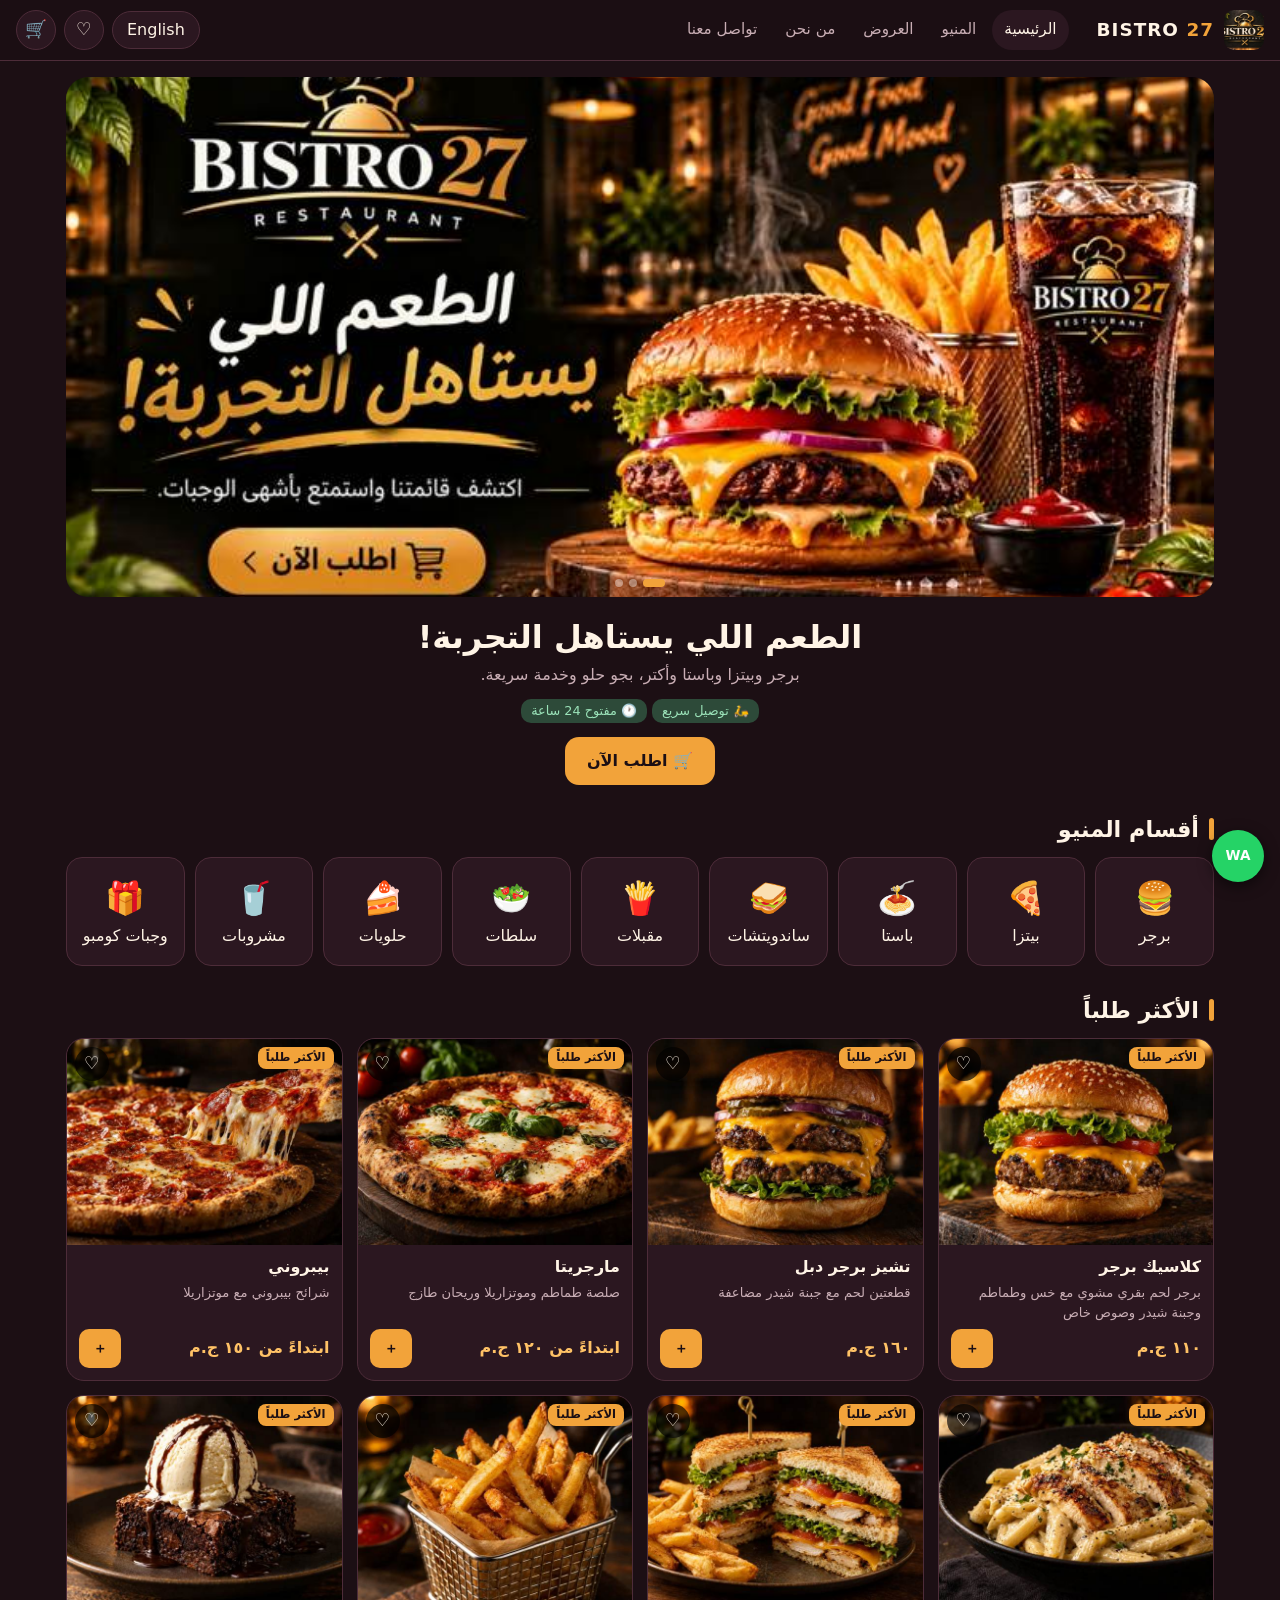
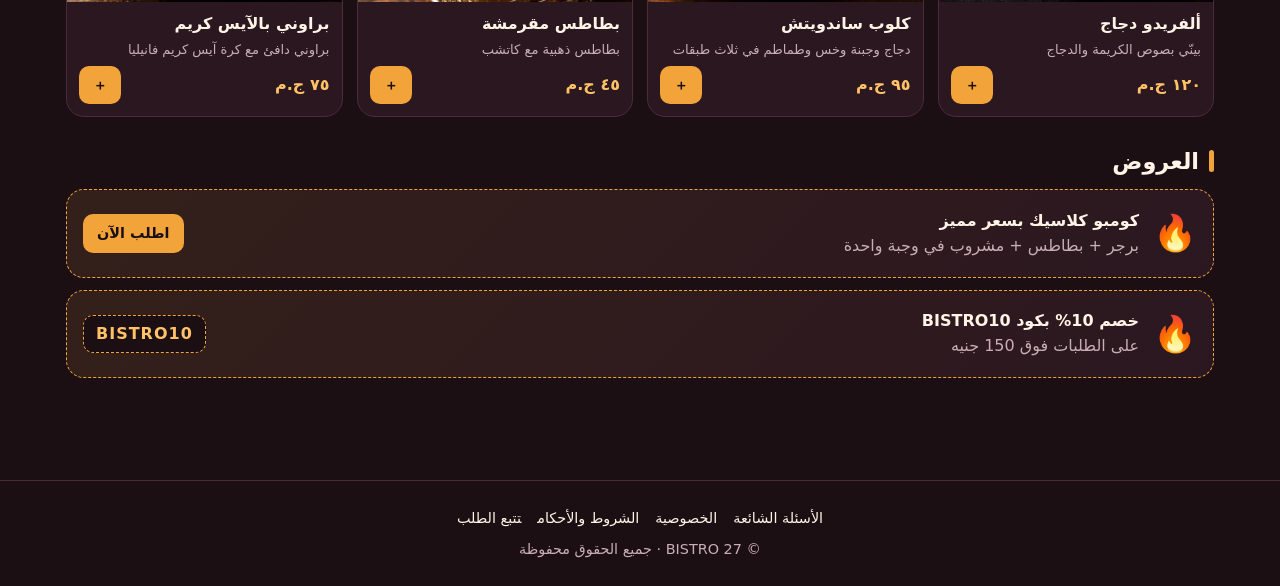
<file: index.html>
<!doctype html>
<html lang="ar" dir="rtl">
<head>
<meta charset="utf-8">
<meta name="viewport" content="width=device-width,initial-scale=1">
<title>BISTRO 27 | Good Food, Good Mood</title>
<meta name="description" content="BISTRO 27: برجر وبيتزا وباستا وأكتر في الشروق. اطلب أونلاين بسهولة. Burgers, pizza, pasta and more in El Shorouk. Order online.">
<meta name="theme-color" content="#1C0F14">
<meta property="og:title" content="BISTRO 27 | Good Food, Good Mood">
<meta property="og:description" content="اطلب أونلاين من BISTRO 27 | Order online from BISTRO 27">
<meta property="og:image" content="https://m-soliman-dev.github.io/bistro27-static/img/hero.jpg">
<link rel="canonical" href="https://m-soliman-dev.github.io/bistro27-static/"><meta property="og:url" content="https://m-soliman-dev.github.io/bistro27-static/"><meta property="og:type" content="restaurant">
<link rel="icon" href="img/logo.jpg">
<link rel="stylesheet" href="css/style.css">
<script type="application/ld+json">{"@context":"https://schema.org","@type":"Restaurant","name":"BISTRO 27","servesCuisine":["Burgers","Pizza","Pasta"],"address":{"@type":"PostalAddress","addressLocality":"El Shorouk","addressCountry":"EG"},"priceRange":"EGP"}</script>
</head>
<body>
<header class="top">
  <a class="brand" href="#/"><img src="img/logo.jpg" alt="BISTRO 27"><b>BISTRO <span>27</span></b></a>
  <nav id="nav"></nav>
  <div class="tools">
    <button id="langBtn" class="pill" aria-label="language"></button>
    <a href="#/favorites" class="icon" aria-label="favorites">♡<i id="favCount"></i></a>
    <a href="#/cart" class="icon" aria-label="cart">🛒<i id="cartCount"></i></a>
    <button id="burger" class="icon menu-btn" aria-label="menu">☰</button>
  </div>
</header>
<div id="drawer" class="drawer"></div>
<main id="app"><div class="loading"><img src="img/logo.jpg" alt=""><p>BISTRO 27...</p></div></main>
<footer id="footer"></footer>
<div id="toast" class="toast"></div>
<a id="waFloat" class="wa-float" target="_blank" rel="noopener" aria-label="WhatsApp">WA</a>
<script src="config.js"></script>
<script src="js/i18n.js"></script>
<script src="js/api.js"></script>
<script src="js/app.js"></script>
</body>
</html>
</file>
<file: css/style.css>
:root{--bg:#1C0F14;--card:#2B1720;--ink:#FFF4E6;--gold:#F2A33A;--gold2:#FFC266;--mut:#C9AEB5;--line:#4D2C39;--ok:#4caf7a;--bad:#e5645a}
*{box-sizing:border-box;margin:0;padding:0;-webkit-tap-highlight-color:transparent}
html{scroll-behavior:smooth}
body{background:var(--bg);color:var(--ink);font-family:"Segoe UI",Tahoma,"Noto Sans Arabic",system-ui,sans-serif;line-height:1.55;min-height:100vh}
a{color:inherit;text-decoration:none}
img{max-width:100%;display:block}
button,input,select,textarea{font:inherit;color:inherit}
.top{position:sticky;top:0;z-index:50;display:flex;align-items:center;gap:12px;padding:10px 16px;background:rgba(28,15,20,.94);backdrop-filter:blur(8px);border-bottom:1px solid var(--line)}
.brand{white-space:nowrap;display:flex;align-items:center;gap:10px;font-size:1.15rem;letter-spacing:1px}
.brand img{width:40px;height:40px;border-radius:10px;object-fit:cover}
.brand span{color:var(--gold)}
#nav{display:none;gap:4px;margin-inline-start:16px;flex:1}
#nav a{padding:8px 12px;border-radius:20px;color:var(--mut);font-size:.95rem}
#nav a.on,#nav a:hover{color:var(--ink);background:var(--card)}
.tools{display:flex;gap:8px;align-items:center;margin-inline-start:auto}
.pill{background:var(--card);border:1px solid var(--line);padding:6px 14px;border-radius:20px;cursor:pointer}
.icon{position:relative;width:40px;height:40px;display:grid;place-items:center;border-radius:50%;background:var(--card);border:1px solid var(--line);font-size:1.1rem;cursor:pointer}
.icon i{position:absolute;top:-4px;inset-inline-end:-4px;background:var(--gold);color:#1C0F14;font:700 .7rem/1 sans-serif;min-width:18px;height:18px;border-radius:9px;display:none;place-items:center;padding:0 4px;font-style:normal}
.drawer{display:none;position:fixed;inset:60px 0 auto 0;background:var(--bg);z-index:49;padding:12px 16px;border-bottom:1px solid var(--line)}
.drawer.open{display:block}.drawer a{display:block;padding:12px 8px;border-bottom:1px solid var(--line)}
@media(min-width:900px){#nav{display:flex}.menu-btn{display:none}.drawer{display:none!important}}
main{max-width:1180px;margin:0 auto;padding:16px 16px 90px}
.loading{text-align:center;padding:80px 0;color:var(--mut)}.loading img{width:90px;margin:0 auto 12px;border-radius:18px;animation:pulse 1.2s infinite}
@keyframes pulse{50%{opacity:.45}}
h1,h2,h3{line-height:1.25}
h2.sec{font-size:1.4rem;margin:30px 0 14px;display:flex;align-items:center;gap:10px}
h2.sec:before{content:"";width:5px;height:22px;background:var(--gold);border-radius:3px}
.hero{position:relative;border-radius:22px;overflow:hidden;background:#000}.hero:not(.slides){min-height:260px}
.hero img{width:100%;height:100%;min-height:260px;object-fit:cover;opacity:.85}
.hero .ov{position:absolute;inset:0;background:linear-gradient(0deg,rgba(0,0,0,.75),rgba(0,0,0,.05) 70%);display:flex;flex-direction:column;justify-content:flex-end;padding:22px;gap:10px}
.hero h1{font-size:clamp(1.5rem,4.5vw,2.6rem)}.hero p{color:#F3E6D6;max-width:520px}
.slides{position:relative}.slides .s{display:none}.slides .s.on{display:block}
.dots{position:absolute;bottom:10px;inset-inline:0;display:flex;gap:6px;justify-content:center;z-index:3}
.dots b{width:8px;height:8px;border-radius:4px;background:#fff6;cursor:pointer}.dots b.on{background:var(--gold);width:22px}
.btn{display:inline-flex;align-items:center;justify-content:center;gap:8px;background:var(--gold);color:#1C0F14;font-weight:700;border:0;border-radius:14px;padding:12px 22px;cursor:pointer;transition:.15s}
.btn:hover{background:var(--gold2)}.btn.ghost{background:transparent;color:var(--ink);border:1px solid var(--gold)}.btn.sm{padding:8px 14px;border-radius:10px;font-size:.9rem}.btn.block{width:100%}.btn[disabled]{opacity:.5;cursor:not-allowed}
.chips{display:flex;gap:8px;overflow-x:auto;padding:4px 0 8px;scrollbar-width:none}.chips::-webkit-scrollbar{display:none}
.chip{flex:none;padding:8px 16px;border-radius:20px;background:var(--card);border:1px solid var(--line);cursor:pointer;white-space:nowrap}
.chip.on{background:var(--gold);color:#1C0F14;border-color:var(--gold);font-weight:700}
.catgrid{display:grid;grid-template-columns:repeat(auto-fill,minmax(110px,1fr));gap:10px}
.cat{background:var(--card);border:1px solid var(--line);border-radius:16px;padding:16px 8px;text-align:center;cursor:pointer}.cat:hover{border-color:var(--gold)}.cat .e{font-size:2rem}
.grid{display:grid;grid-template-columns:repeat(auto-fill,minmax(250px,1fr));gap:14px}
@media(max-width:560px){.grid{grid-template-columns:1fr 1fr;gap:10px}}
.card{background:var(--card);border:1px solid var(--line);border-radius:18px;overflow:hidden;display:flex;flex-direction:column;position:relative}
.card .ph{aspect-ratio:4/3;display:grid;place-items:center;font-size:3.6rem;background:radial-gradient(circle at 30% 20%,#4A2E26,#241219);cursor:pointer;overflow:hidden}
.card .ph img{width:100%;height:100%;object-fit:cover}
.card .b{padding:12px;display:flex;flex-direction:column;gap:6px;flex:1}
.card h3{font-size:1rem}.card p{color:var(--mut);font-size:.82rem;flex:1}
.card .r{display:flex;align-items:center;justify-content:space-between;gap:6px}
.price{color:var(--gold2);font-weight:800}
.tag{position:absolute;top:8px;inset-inline-start:8px;background:var(--gold);color:#1C0F14;font-size:.72rem;font-weight:700;border-radius:8px;padding:2px 8px}
.fav{position:absolute;top:8px;inset-inline-end:8px;width:34px;height:34px;border-radius:50%;background:#000a;border:0;cursor:pointer;font-size:1.1rem}.fav.on{color:#ff6b7a}
.bar{display:flex;gap:10px;flex-wrap:wrap;margin:10px 0}
input,select,textarea{background:var(--card);border:1px solid var(--line);border-radius:12px;padding:11px 14px;width:100%;outline:none}
input:focus,select:focus,textarea:focus{border-color:var(--gold)}
.bar input{flex:1;min-width:180px}.bar select{width:auto;max-width:100%}
.two{display:grid;grid-template-columns:1fr;gap:20px}@media(min-width:800px){.two{grid-template-columns:1fr 1fr}.two.w{grid-template-columns:3fr 2fr}}
.panel{background:var(--card);border:1px solid var(--line);border-radius:18px;padding:16px}
.pd .big{aspect-ratio:4/3;border-radius:18px;display:grid;place-items:center;font-size:7rem;background:radial-gradient(circle at 30% 20%,#4A2E26,#241219);overflow:hidden}.pd .big img{width:100%;height:100%;object-fit:cover}
.opt{display:flex;align-items:center;gap:10px;padding:10px 12px;border:1px solid var(--line);border-radius:12px;margin:6px 0;cursor:pointer}
.opt input{width:auto;accent-color:var(--gold)}.opt span:last-child{margin-inline-start:auto;color:var(--gold2)}
.qty{display:inline-flex;align-items:center;gap:12px;background:var(--bg);border:1px solid var(--line);border-radius:12px;padding:4px}
.qty button{width:34px;height:34px;border-radius:9px;border:0;background:var(--card);cursor:pointer;font-size:1.1rem}
.line{display:flex;gap:12px;padding:12px 0;border-bottom:1px solid var(--line);align-items:center}
.line .em{font-size:2rem;width:54px;height:54px;border-radius:12px;background:#241219;display:grid;place-items:center;overflow:hidden;flex:none}.line .em img{width:100%;height:100%;object-fit:cover}
.line .i{flex:1;min-width:0}.line small{color:var(--mut);display:block}
.sum div{display:flex;justify-content:space-between;padding:6px 0}.sum .t{font-size:1.2rem;font-weight:800;border-top:1px dashed var(--line);margin-top:6px;padding-top:12px;color:var(--gold2)}
label{display:block;margin:12px 0 6px;font-size:.9rem;color:var(--mut)}
.err{color:var(--bad);font-size:.85rem;margin-top:4px}.okmsg{color:var(--ok);font-size:.9rem}
.offer{display:flex;gap:14px;align-items:center;background:linear-gradient(135deg,#33201A,#2B1720);border:1px dashed var(--gold);border-radius:18px;padding:16px;margin-bottom:12px}
.offer .code{background:var(--bg);border:1px dashed var(--gold);padding:6px 12px;border-radius:10px;color:var(--gold2);font-weight:800;letter-spacing:1px;cursor:pointer}
.revs{display:grid;grid-template-columns:repeat(auto-fit,minmax(240px,1fr));gap:12px}.rev .st{color:var(--gold)}
.center{text-align:center;padding:30px 0}.bignum{font-size:2rem;font-weight:800;color:var(--gold2);letter-spacing:2px;margin:10px 0}
.steps{display:flex;gap:6px;margin:18px 0;flex-wrap:wrap}.steps div{flex:1;min-width:90px;text-align:center;padding:10px 4px;border-radius:12px;background:var(--bg);border:1px solid var(--line);font-size:.8rem;color:var(--mut)}.steps .on{background:var(--gold);color:#1C0F14;font-weight:700;border-color:var(--gold)}
.hrs div{display:flex;justify-content:space-between;padding:6px 0;border-bottom:1px solid var(--line)}
.badge{display:inline-block;padding:2px 10px;border-radius:10px;font-size:.8rem;background:#2d4a39;color:#9be3b9}.badge.c{background:#4a2d2d;color:#f0a0a0}
footer{border-top:1px solid var(--line);padding:26px 16px;text-align:center;color:var(--mut);font-size:.9rem}footer a{margin:0 8px;color:var(--ink)}
.toast{position:fixed;bottom:84px;inset-inline:0;margin:auto;width:max-content;max-width:90%;background:var(--gold);color:#1C0F14;font-weight:700;padding:10px 20px;border-radius:24px;opacity:0;transform:translateY(20px);transition:.25s;z-index:99;pointer-events:none}.toast.show{opacity:1;transform:none}
.wa-float{position:fixed;bottom:18px;inset-inline-start:16px;width:52px;height:52px;border-radius:50%;background:#25d366;color:#fff;display:grid;place-items:center;font-weight:800;font-size:.85rem;box-shadow:0 4px 14px #0008;z-index:40}
.demo{background:#4A2E26;color:var(--gold2);text-align:center;font-size:.8rem;padding:6px;border-radius:10px;margin-bottom:12px}
.sticky-cart{position:fixed;bottom:12px;inset-inline:16px;max-width:600px;margin:auto;z-index:45}

@media(max-width:480px){.top{gap:8px;padding:8px 10px}.brand b{font-size:.95rem;letter-spacing:.5px}.brand img{width:34px;height:34px}.icon{width:36px;height:36px}.tools{gap:6px}.pill{padding:5px 10px;font-size:.85rem}}
.panel form,.panel .btn.block{margin-top:6px}
.panel .btn.block{margin-top:14px}

.slides .s img{max-height:520px;object-fit:cover}
</file>
